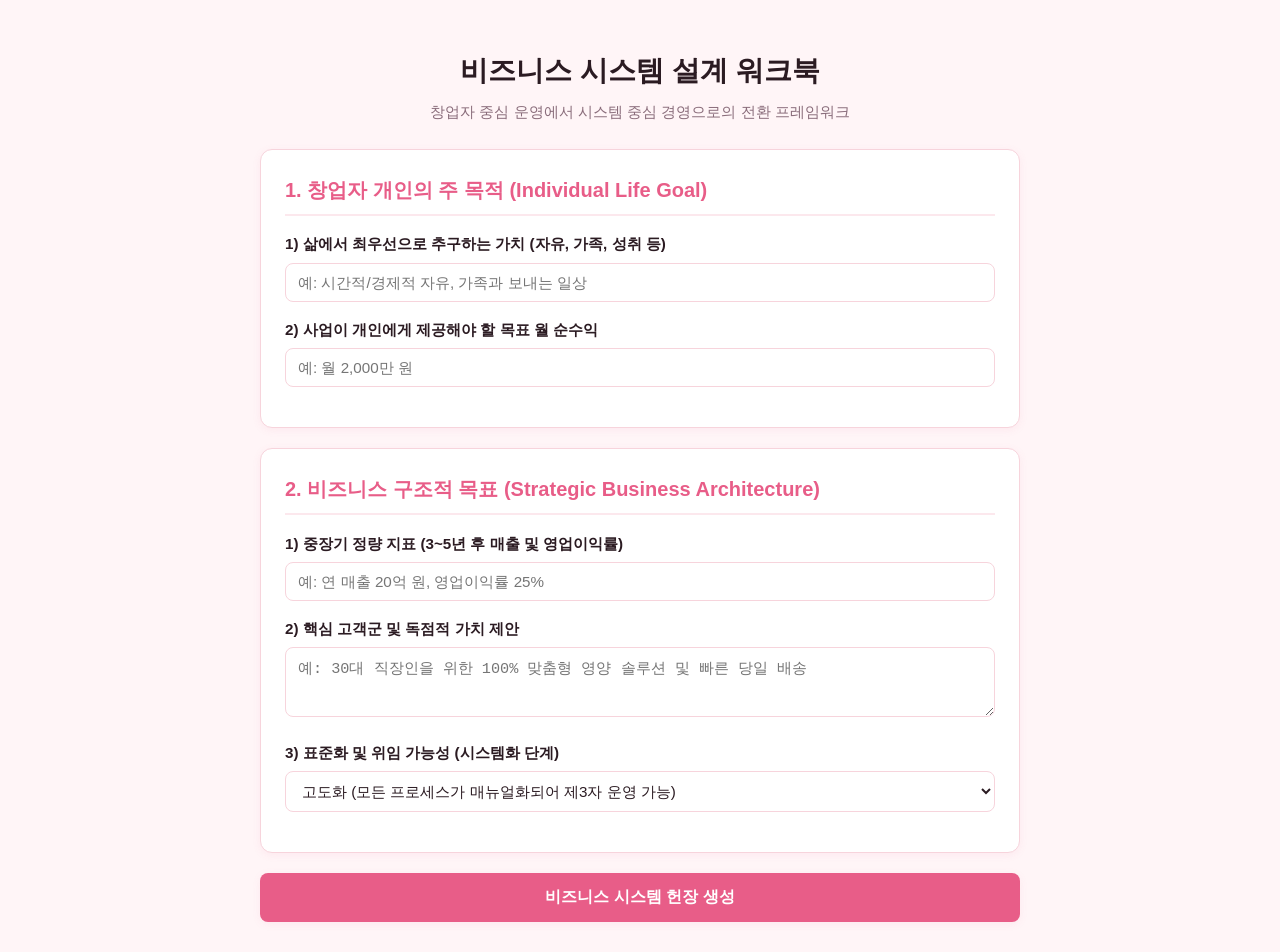
<file: main/templates/main/system_builder.html>
<!DOCTYPE html>
<html lang="ko">
<head>
    <meta charset="UTF-8">
    <meta name="viewport" content="width=device-width, initial-scale=1.0">
    <title>비즈니스 시스템 아키텍처 설계 도구</title>
    <style>
        :root {
            --bg-primary: #fff5f7;        
            --bg-surface: #ffffff;        
            --bg-subtle: #fce8ed;         
            --text-main: #2b1b22;         
            --text-sub: #8a6d7b;          
            --border-color: #f7d4dc;      
            --primary-pink: #e85d88;      
            --accent-rose: #c84168;       
            --soft-pink: #fdf0f3;         
            --shadow-sm: 0 2px 8px rgba(232, 93, 136, 0.08);
            --shadow-md: 0 4px 16px rgba(232, 93, 136, 0.15);
            --radius: 12px;
        }

        body {
            font-family: -apple-system, BlinkMacSystemFont, "Segoe UI", Roboto, "Noto Sans KR", sans-serif;
            background-color: var(--bg-primary);
            color: var(--text-main);
            line-height: 1.6;
            margin: 0;
            padding: 30px 15px;
        }

        .container {
            max-width: 760px;
            margin: 0 auto;
        }

        .header {
            text-align: center;
            margin-bottom: 25px;
        }

        .header h1 {
            color: var(--text-main);
            margin-bottom: 6px;
            font-size: 1.75rem;
        }

        .header p {
            color: var(--text-sub);
            margin: 0;
            font-size: 0.95rem;
        }

        .card {
            background: var(--bg-surface);
            border-radius: var(--radius);
            padding: 24px;
            margin-bottom: 20px;
            border: 1px solid var(--border-color);
            box-shadow: var(--shadow-sm);
        }

        .card h2 {
            margin-top: 0;
            color: var(--primary-pink);
            font-size: 1.25rem;
            border-bottom: 2px solid var(--bg-subtle);
            padding-bottom: 8px;
        }

        .form-group {
            margin-bottom: 16px;
        }

        label {
            display: block;
            font-weight: 600;
            margin-bottom: 6px;
            font-size: 0.95rem;
            color: var(--text-main);
        }

        input[type="text"], textarea, select {
            width: 100%;
            padding: 10px 12px;
            border: 1px solid var(--border-color);
            border-radius: 8px;
            box-sizing: border-box;
            font-size: 0.95rem;
            background-color: var(--bg-surface);
            color: var(--text-main);
            outline: none;
            transition: border-color 0.2s;
        }

        input[type="text"]:focus, textarea:focus, select:focus {
            border-color: var(--primary-pink);
        }

        textarea {
            resize: vertical;
            height: 70px;
        }

        button.btn-submit {
            width: 100%;
            background-color: var(--primary-pink);
            color: white;
            border: none;
            padding: 14px;
            border-radius: 8px;
            font-size: 1rem;
            font-weight: 600;
            cursor: pointer;
            transition: background-color 0.2s ease;
            box-shadow: var(--shadow-sm);
        }

        button.btn-submit:hover {
            background-color: var(--accent-rose);
        }

        #resultArea {
            display: none;
            background: var(--soft-pink);
            border: 1px solid var(--border-color);
        }

        .result-title {
            color: var(--accent-rose);
            font-weight: bold;
            font-size: 1.1rem;
            margin-bottom: 10px;
        }
    </style>
</head>
<body>

<div class="container">
    <div class="header">
        <h1>비즈니스 시스템 설계 워크북</h1>
        <p>창업자 중심 운영에서 시스템 중심 경영으로의 전환 프레임워크</p>
    </div>

    <!-- 1. 개인적 삶의 목적 -->
    <div class="card">
        <h2>1. 창업자 개인의 주 목적 (Individual Life Goal)</h2>
        <div class="form-group">
            <label for="val1">1) 삶에서 최우선으로 추구하는 가치 (자유, 가족, 성취 등)</label>
            <input type="text" id="val1" placeholder="예: 시간적/경제적 자유, 가족과 보내는 일상">
        </div>
        <div class="form-group">
            <label for="val2">2) 사업이 개인에게 제공해야 할 목표 월 순수익</label>
            <input type="text" id="val2" placeholder="예: 월 2,000만 원">
        </div>
    </div>

    <!-- 2. 사업의 구조적 목표 -->
    <div class="card">
        <h2>2. 비즈니스 구조적 목표 (Strategic Business Architecture)</h2>
        <div class="form-group">
            <label for="val3">1) 중장기 정량 지표 (3~5년 후 매출 및 영업이익률)</label>
            <input type="text" id="val3" placeholder="예: 연 매출 20억 원, 영업이익률 25%">
        </div>
        <div class="form-group">
            <label for="val4">2) 핵심 고객군 및 독점적 가치 제안</label>
            <textarea id="val4" placeholder="예: 30대 직장인을 위한 100% 맞춤형 영양 솔루션 및 빠른 당일 배송"></textarea>
        </div>
        <div class="form-group">
            <label for="val5">3) 표준화 및 위임 가능성 (시스템화 단계)</label>
            <select id="val5">
                <option value="고도화 시스템">고도화 (모든 프로세스가 매뉴얼화되어 제3자 운영 가능)</option>
                <option value="부분 시스템">부분 시스템 (핵심 결정 외 표준 작업 절차 위임)</option>
                <option value="초기 단계">초기 (창업자 개인 역량 의존도 높음 - 개선 필요)</option>
            </select>
        </div>
    </div>

    <button class="btn-submit" onclick="buildCharter()">비즈니스 시스템 헌장 생성</button>

    <!-- 결과 영역 -->
    <div class="card" id="resultArea">
        <div class="result-title">📜 비즈니스 시스템 아키텍처 선언서</div>
        <p id="resLife"></p>
        <hr style="border: 0; border-top: 1px solid var(--border-color); margin: 12px 0;">
        <p id="resBusiness"></p>
    </div>
</div>

<script>
    function buildCharter() {
        const v1 = document.getElementById('val1').value || '미입력';
        const v2 = document.getElementById('val2').value || '미입력';
        const v3 = document.getElementById('val3').value || '미입력';
        const v4 = document.getElementById('val4').value || '미입력';
        const v5 = document.getElementById('val5').value;

        document.getElementById('resLife').innerHTML = 
            '<strong>[개인 라이프 목표]:</strong> 본 사업은 창업자 개인의 "' + v1 + '" 가치를 지원하는 도구로 기능하며, 매월 "' + v2 + '"의 보상을 안정적으로 창출한다.';
        
        document.getElementById('resBusiness').innerHTML = 
            '<strong>[비즈니스 아키텍처]:</strong> 본 사업은 "' + v4 + '" 가치를 전달하며, 중장기적으로 "' + v3 + '" 성과를 달성한다. 또한 운영 구조를 "' + v5 + '" 수준으로 구축하여 지속 가능한 자립형 시스템을 완성한다.';

        document.getElementById('resultArea').style.display = 'block';
        document.getElementById('resultArea').scrollIntoView({ behavior: 'smooth' });
    }
</script>

</body>
</html>
</file>
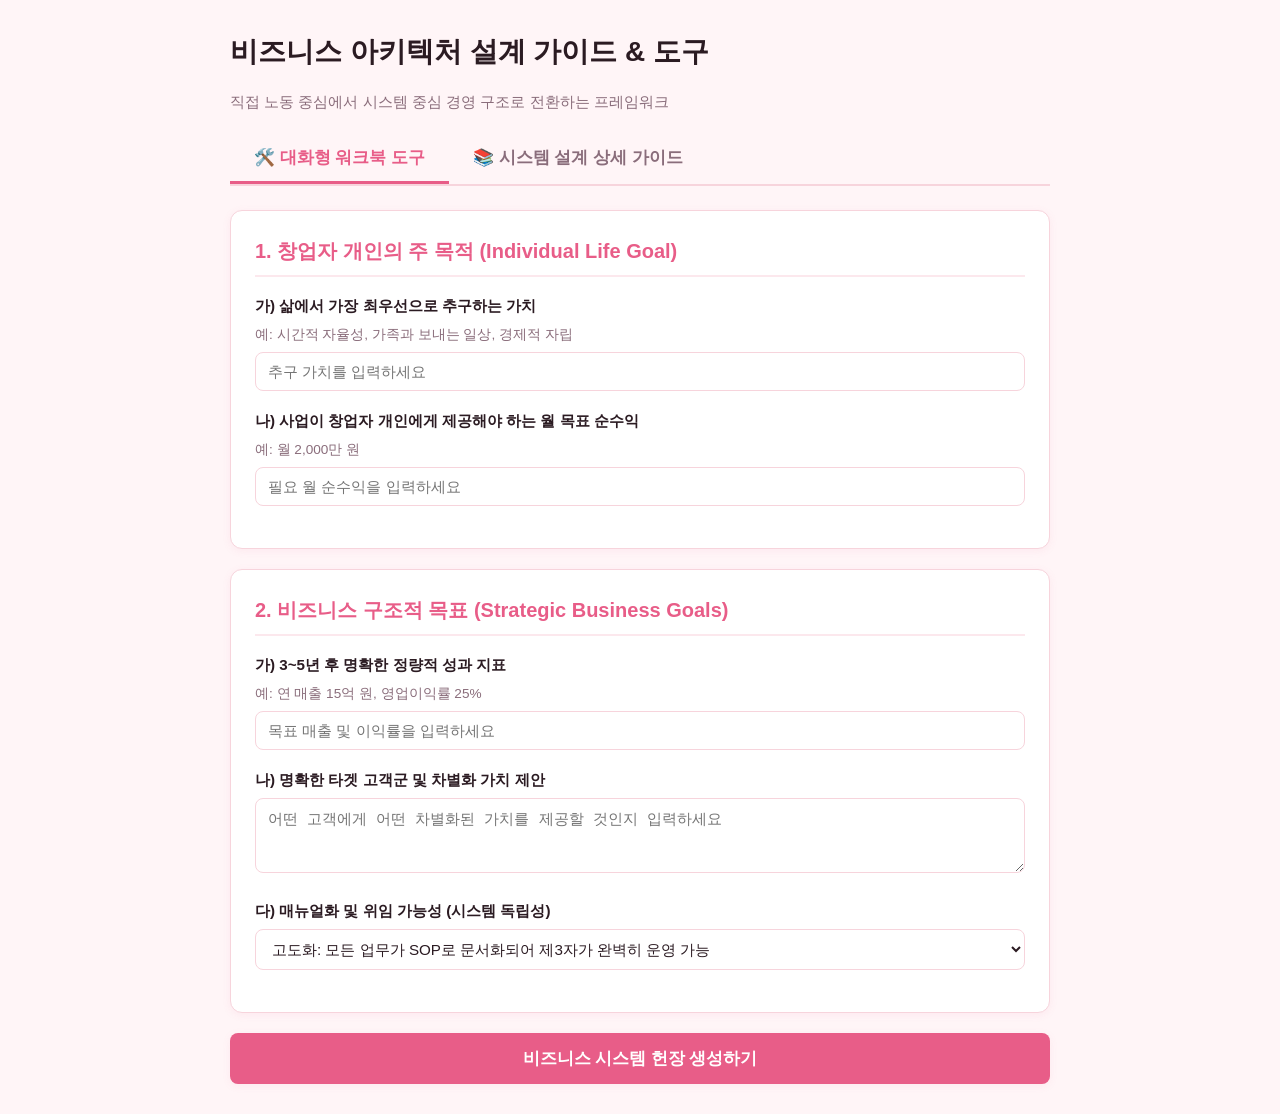
<file: main/templates/main/system_guide.html>
<!DOCTYPE html>
<html lang="ko">
<head>
    <meta charset="UTF-8">
    <meta name="viewport" content="width=device-width, initial-scale=1.0">
    <title>비즈니스 시스템 아키텍처 설계 도구 & 가이드</title>
    <style>
        :root {
            --bg-primary: #fff5f7;        
            --bg-surface: #ffffff;        
            --bg-subtle: #fce8ed;         
            --text-main: #2b1b22;         
            --text-sub: #8a6d7b;          
            --border-color: #f7d4dc;      
            --primary-pink: #e85d88;      
            --accent-rose: #c84168;       
            --soft-pink: #fdf0f3;         
            --shadow-sm: 0 2px 8px rgba(232, 93, 136, 0.08);
            --shadow-md: 0 4px 16px rgba(232, 93, 136, 0.15);
            --radius: 12px;
        }

        body {
            font-family: -apple-system, BlinkMacSystemFont, "Segoe UI", Roboto, "Noto Sans KR", sans-serif;
            background-color: var(--bg-primary);
            color: var(--text-main);
            line-height: 1.6;
            margin: 0;
            padding: 30px 15px;
        }

        .container {
            max-width: 820px;
            margin: 0 auto;
        }

        /* 탭 메뉴 스타일 */
        .tab-menu {
            display: flex;
            border-bottom: 2px solid var(--border-color);
            margin-bottom: 24px;
        }

        .tab-btn {
            padding: 12px 24px;
            font-size: 1.05rem;
            font-weight: 600;
            color: var(--text-sub);
            background: none;
            border: none;
            border-bottom: 3px solid transparent;
            cursor: pointer;
            transition: all 0.2s ease;
        }

        .tab-btn.active {
            color: var(--primary-pink);
            border-bottom-color: var(--primary-pink);
        }

        .tab-content {
            display: none;
        }

        .tab-content.active {
            display: block;
        }

        /* 카드 UI 스타일 */
        .card {
            background: var(--bg-surface);
            border-radius: var(--radius);
            padding: 24px;
            margin-bottom: 20px;
            border: 1px solid var(--border-color);
            box-shadow: var(--shadow-sm);
        }

        h1 {
            color: var(--text-main);
            font-size: 1.75rem;
            margin-top: 0;
            margin-bottom: 8px;
        }

        h2 {
            color: var(--primary-pink);
            font-size: 1.25rem;
            margin-top: 0;
            border-bottom: 2px solid var(--bg-subtle);
            padding-bottom: 8px;
        }

        h3 {
            color: var(--accent-rose);
            font-size: 1.05rem;
            margin-top: 16px;
        }

        p.description {
            color: var(--text-sub);
            font-size: 0.95rem;
            margin-bottom: 20px;
        }

        /* 폼 요소 스타일 */
        .form-group {
            margin-bottom: 18px;
        }

        label {
            display: block;
            font-weight: 600;
            margin-bottom: 6px;
            font-size: 0.95rem;
            color: var(--text-main);
        }

        .hint {
            font-size: 0.85rem;
            color: var(--text-sub);
            margin-bottom: 6px;
        }

        input[type="text"], textarea, select {
            width: 100%;
            padding: 10px 12px;
            border: 1px solid var(--border-color);
            border-radius: 8px;
            box-sizing: border-box;
            font-size: 0.95rem;
            background-color: var(--bg-surface);
            color: var(--text-main);
            outline: none;
            transition: border-color 0.2s;
        }

        input[type="text"]:focus, textarea:focus, select:focus {
            border-color: var(--primary-pink);
        }

        textarea {
            resize: vertical;
            height: 75px;
        }

        .submit-btn {
            width: 100%;
            background-color: var(--primary-pink);
            color: #fff;
            border: none;
            padding: 14px;
            border-radius: 8px;
            font-size: 1.05rem;
            font-weight: 600;
            cursor: pointer;
            transition: background-color 0.2s ease;
            box-shadow: var(--shadow-sm);
        }

        .submit-btn:hover {
            background-color: var(--accent-rose);
        }

        /* 결과 출력 박스 */
        #resultArea {
            display: none;
            background-color: var(--soft-pink);
            border: 1px solid var(--border-color);
            margin-top: 24px;
        }

        .result-header {
            color: var(--accent-rose);
            font-size: 1.2rem;
            font-weight: bold;
            margin-bottom: 12px;
        }

        /* 가이드 & 테이블 */
        table {
            width: 100%;
            border-collapse: collapse;
            margin-top: 12px;
            margin-bottom: 16px;
            font-size: 0.9rem;
        }

        th, td {
            border: 1px solid var(--border-color);
            padding: 10px 12px;
            text-align: left;
        }

        th {
            background-color: var(--bg-subtle);
            color: var(--text-main);
            font-weight: 600;
        }

        .guide-box {
            background-color: var(--soft-pink);
            border-left: 4px solid var(--primary-pink);
            padding: 12px 16px;
            margin-bottom: 16px;
            font-size: 0.95rem;
            border-radius: 0 8px 8px 0;
        }

        ul {
            margin: 6px 0;
            padding-left: 20px;
        }

        li {
            margin-bottom: 6px;
        }
    </style>
</head>
<body>

<div class="container">
    <div class="header">
        <h1>비즈니스 아키텍처 설계 가이드 & 도구</h1>
        <p class="description">직접 노동 중심에서 시스템 중심 경영 구조로 전환하는 프레임워크</p>
    </div>

    <!-- 탭 메뉴 -->
    <div class="tab-menu">
        <button class="tab-btn active" onclick="switchTab('toolTab', this)">🛠️ 대화형 워크북 도구</button>
        <button class="tab-btn" onclick="switchTab('guideTab', this)">📚 시스템 설계 상세 가이드</button>
    </div>

    <!-- 탭 1: 인터랙티브 워크북 도구 -->
    <div id="toolTab" class="tab-content active">
        <!-- 1. 창업자 개인 목적 -->
        <div class="card">
            <h2>1. 창업자 개인의 주 목적 (Individual Life Goal)</h2>
            <div class="form-group">
                <label for="val1">가) 삶에서 가장 최우선으로 추구하는 가치</label>
                <div class="hint">예: 시간적 자율성, 가족과 보내는 일상, 경제적 자립</div>
                <input type="text" id="val1" placeholder="추구 가치를 입력하세요">
            </div>
            <div class="form-group">
                <label for="val2">나) 사업이 창업자 개인에게 제공해야 하는 월 목표 순수익</label>
                <div class="hint">예: 월 2,000만 원</div>
                <input type="text" id="val2" placeholder="필요 월 순수익을 입력하세요">
            </div>
        </div>

        <!-- 2. 사업의 아키텍처 목표 -->
        <div class="card">
            <h2>2. 비즈니스 구조적 목표 (Strategic Business Goals)</h2>
            <div class="form-group">
                <label for="val3">가) 3~5년 후 명확한 정량적 성과 지표</label>
                <div class="hint">예: 연 매출 15억 원, 영업이익률 25%</div>
                <input type="text" id="val3" placeholder="목표 매출 및 이익률을 입력하세요">
            </div>
            <div class="form-group">
                <label for="val4">나) 명확한 타겟 고객군 및 차별화 가치 제안</label>
                <textarea id="val4" placeholder="어떤 고객에게 어떤 차별화된 가치를 제공할 것인지 입력하세요"></textarea>
            </div>
            <div class="form-group">
                <label for="val5">다) 매뉴얼화 및 위임 가능성 (시스템 독립성)</label>
                <select id="val5">
                    <option value="고도화 (독립형 시스템)">고도화: 모든 업무가 SOP로 문서화되어 제3자가 완벽히 운영 가능</option>
                    <option value="부분 위임 (혼합형)">부분 위임: 주요 결정 외 일반적 운영 및 생산 업무는 위임 가능</option>
                    <option value="초기 단계 (개인 역량 의존)">초기 단계: 창업자 개인의 기술과 판단에 높게 의존함 (개선 필요)</option>
                </select>
            </div>
        </div>

        <button class="submit-btn" onclick="generateCharter()">비즈니스 시스템 헌장 생성하기</button>

        <!-- 결과 영역 -->
        <div class="card" id="resultArea">
            <div class="result-header">📜 비즈니스 시스템 아키텍처 선언서</div>
            <div id="resOutputLife"></div>
            <hr style="border: 0; border-top: 1px solid var(--border-color); margin: 14px 0;">
            <div id="resOutputBiz"></div>
        </div>
    </div>

    <!-- 탭 2: 상세 시스템 설계 가이드 -->
    <div id="guideTab" class="tab-content">
        <div class="card">
            <h2>1. 시스템 구축 3대 핵심 철학</h2>
            <div class="guide-box">
                <strong>개인과 사업의 수단성 명확화</strong>
                <p style="margin: 4px 0 0 0;">사업은 창업자 개인의 삶과 목적을 지원하는 도구입니다. 사업의 성장이 개인의 삶을 침해하지 않도록 독립된 시스템으로 설계해야 합니다.</p>
            </div>
            <ul>
                <li><strong>비전 설계자 (Visionary):</strong> 미래 방향성 수립, 기회 탐색, 전략적 의사결정에 시간 배분 (목표 비중 30%)</li>
                <li><strong>시스템 관리자 (Manager):</strong> 업무 프로세스 표준화, 질서 수립, SOP 매뉴얼 작성 (목표 비중 50%)</li>
                <li><strong>실무 수행자 (Practitioner):</strong> 직접 제품/서비스를 생산 및 제공하는 현장 작업 (목표 비중 20% 이하로 축소)</li>
            </ul>
        </div>

        <div class="card">
            <h2>2. 리더십 비중 및 역할 정의표</h2>
            <table>
                <thead>
                    <tr>
                        <th>역할 구분</th>
                        <th>핵심 책임 및 기능</th>
                        <th>권장 시스템 비중</th>
                    </tr>
                </thead>
                <tbody>
                    <tr>
                        <td><strong>비전 설계자</strong></td>
                        <td>신규 시장 분석, 사업 모델 혁신, 핵심 파트너십 구축</td>
                        <td>30 %</td>
                    </tr>
                    <tr>
                        <td><strong>시스템 관리자</strong></td>
                        <td>업무 표준화(SOP) 작성, 품질 관리 체계 수립, 위임 가이드 마련</td>
                        <td>50 %</td>
                    </tr>
                    <tr>
                        <td><strong>실무 수행자</strong></td>
                        <td>고객 상담, 직접 제작/시공, 단순 행정 업무 실행</td>
                        <td>20 % (지속 축소 Target)</td>
                    </tr>
                </tbody>
            </table>
        </div>

        <div class="card">
            <h2>3. 시스템화 3단계 실행 가이드</h2>
            <h3>1단계: 개인 삶의 목표 정의 (Life Goal)</h3>
            <p>사업이 나에게 제공할 수입의 명확한 기준과 투입할 수 있는 주간 최대 노동 시간을 명확히 제한하세요.</p>

            <h3>2단계: 사업 아키텍처 설계 (Strategic Goals)</h3>
            <p>특정 개인이 없더라도 프로세스와 메뉴얼에 따라 동일한 결과물이 산출될 수 있도록 표준화 가능성에 초점을 두세요.</p>

            <h3>3단계: 업무 매뉴얼(SOP) 및 위임 체계화</h3>
            <p>창업자가 직접 처리하는 업무 중 가장 먼저 외주화/자동화/위임할 수 있는 작업 목록부터 순차적으로 문서화하세요.</p>
        </div>
    </div>
</div>

<script>
    function switchTab(tabId, btnElement) {
        var contents = document.getElementsByClassName('tab-content');
        for (var i = 0; i < contents.length; i++) {
            contents[i].classList.remove('active');
        }
        var buttons = document.getElementsByClassName('tab-btn');
        for (var j = 0; j < buttons.length; j++) {
            buttons[j].classList.remove('active');
        }
        document.getElementById(tabId).classList.add('active');
        btnElement.classList.add('active');
    }

    function generateCharter() {
        var v1 = document.getElementById('val1').value || '미입력';
        var v2 = document.getElementById('val2').value || '미입력';
        var v3 = document.getElementById('val3').value || '미입력';
        var v4 = document.getElementById('val4').value || '미입력';
        var v5 = document.getElementById('val5').value;

        document.getElementById('resOutputLife').innerHTML = 
            '<strong>[개인적 삶의 목적]:</strong> 본 사업은 창업자의 "' + v1 + '" 가치를 최우선으로 지원하며, 이를 위해 사업으로부터 매월 "' + v2 + '"의 안정적 순수익을 제공받는 것을 목적으로 한다.';

        document.getElementById('resOutputBiz').innerHTML = 
            '<strong>[비즈니스 구조적 목표]:</strong> 본 사업은 "' + v4 + '" 가치를 지속적으로 제공한다. 중장기적으로 "' + v3 + '"의 정량적 성과를 달성하며, 운영 모델을 "' + v5 + '" 수준으로 구축하여 창업자 개인 없이도 작동하는 시스템을 완성한다.';

        var resArea = document.getElementById('resultArea');
        resArea.style.display = 'block';
        resArea.scrollIntoView({ behavior: 'smooth' });
    }
</script>

</body>
</html>
</file>
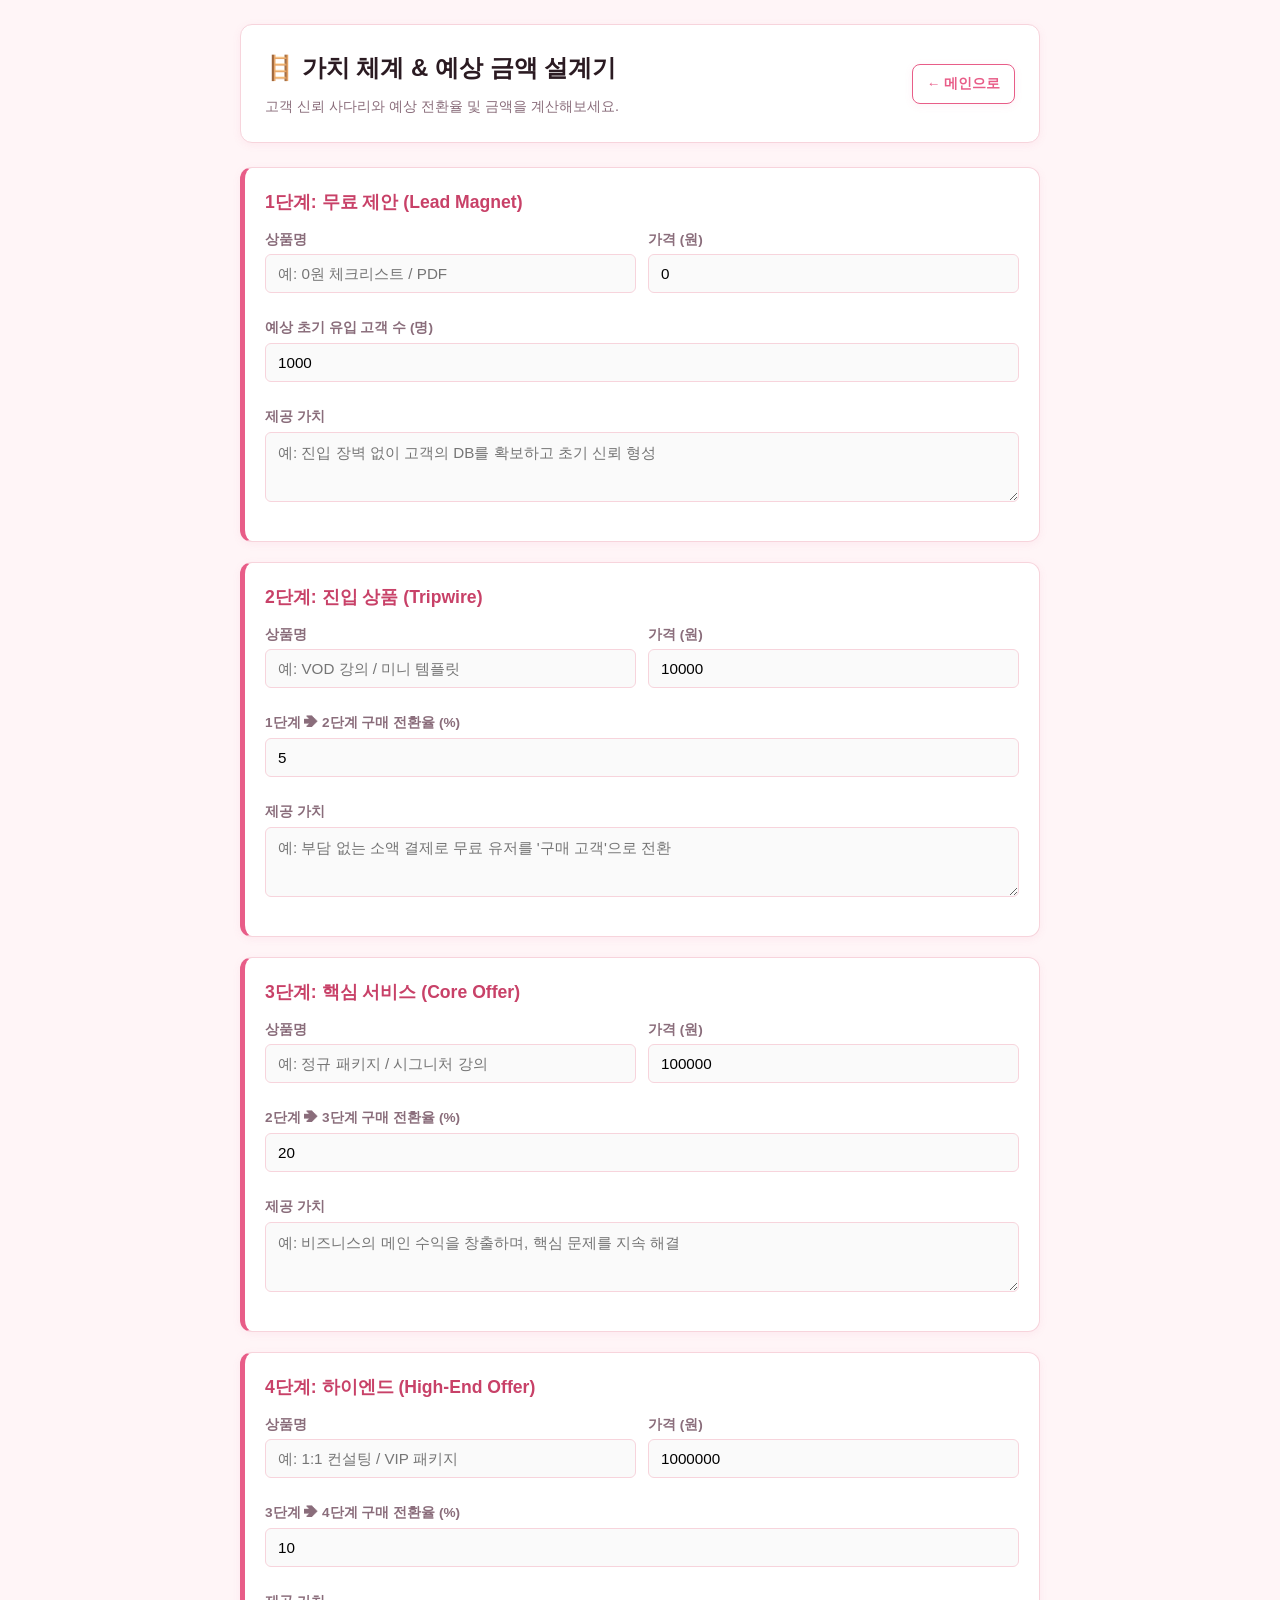
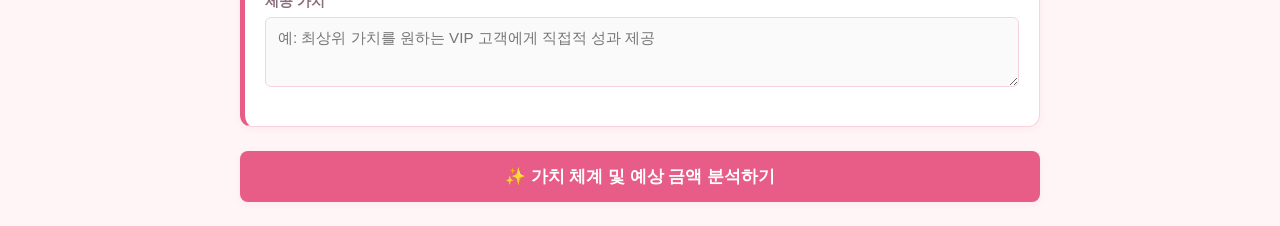
<file: main/templates/main/value_builder.html>
<!DOCTYPE html>
<html lang="ko">
<head>
    <meta charset="UTF-8">
    <meta name="viewport" content="width=device-width, initial-scale=1.0">
    <title>비즈니스 가치 체계 설계기</title>
    <!-- SheetJS 라이브러리 (엑셀 다운로드용) -->
    <script src="https://cdn.sheetjs.com/xlsx-latest/package/dist/xlsx.full.min.js"></script>
    <style>
        :root {
            --bg-primary: #fff5f7;
            --bg-surface: #ffffff;
            --bg-subtle: #fce8ed;
            --text-main: #2b1b22;
            --text-sub: #8a6d7b;
            --border-color: #f7d4dc;
            --primary-pink: #e85d88;
            --accent-rose: #c84168;
            --radius: 12px;
            --shadow-sm: 0 2px 8px rgba(232, 93, 136, 0.08);
            --shadow-md: 0 4px 16px rgba(232, 93, 136, 0.15);
        }

        body {
            font-family: -apple-system, BlinkMacSystemFont, "Segoe UI", Roboto, sans-serif;
            background-color: var(--bg-primary);
            color: var(--text-main);
            max-width: 800px;
            margin: 0 auto;
            padding: 24px 20px;
            line-height: 1.6;
        }

        .header-box {
            background: var(--bg-surface);
            padding: 24px;
            border-radius: var(--radius);
            box-shadow: var(--shadow-sm);
            border: 1px solid var(--border-color);
            margin-bottom: 24px;
            display: flex;
            justify-content: space-between;
            align-items: center;
        }

        .step-stack {
            display: flex;
            flex-direction: column;
            gap: 20px;
            margin-bottom: 24px;
        }

        .step-card {
            background: var(--bg-surface);
            border: 1px solid var(--border-color);
            border-left: 5px solid var(--primary-pink);
            border-radius: var(--radius);
            padding: 20px;
            box-shadow: var(--shadow-sm);
        }

        .step-title {
            font-size: 1.1rem;
            font-weight: bold;
            color: var(--accent-rose);
            margin-bottom: 12px;
        }

        .form-grid {
            display: grid;
            grid-template-columns: 1fr 1fr;
            gap: 12px;
        }

        .form-group {
            margin-bottom: 12px;
        }

        .form-group.full-width {
            grid-column: span 2;
        }

        .form-group label {
            display: block;
            font-size: 0.85rem;
            font-weight: 600;
            color: var(--text-sub);
            margin-bottom: 4px;
        }

        .input-field {
            width: 100%;
            padding: 10px 12px;
            border: 1px solid var(--border-color);
            border-radius: 6px;
            font-size: 0.95rem;
            box-sizing: border-box;
            background: #fafafa;
        }

        textarea.input-field {
            height: 70px;
            resize: vertical;
            font-family: inherit;
        }

        .btn {
            display: inline-block;
            width: 100%;
            padding: 14px;
            background: var(--primary-pink);
            color: #fff;
            font-size: 1.05rem;
            font-weight: bold;
            text-align: center;
            border: none;
            border-radius: 8px;
            cursor: pointer;
            box-shadow: var(--shadow-sm);
            transition: opacity 0.2s;
            text-decoration: none;
            box-sizing: border-box;
        }
        .btn:hover { opacity: 0.9; }

        .btn-sub {
            background: var(--bg-surface);
            color: var(--primary-pink);
            border: 1px solid var(--primary-pink);
        }

        #visual-section {
            display: none;
            margin-top: 32px;
            background: var(--bg-surface);
            padding: 24px;
            border-radius: var(--radius);
            border: 1px solid var(--border-color);
            box-shadow: var(--shadow-md);
        }

        /* LTV 요약 박스 스타일 */
        .summary-dashboard {
            background: var(--bg-subtle);
            border: 1px solid var(--border-color);
            border-radius: var(--radius);
            padding: 18px 20px;
            margin-bottom: 24px;
            display: grid;
            grid-template-columns: 1fr 1fr 1fr;
            gap: 16px;
            text-align: center;
        }

        .summary-item .label {
            font-size: 0.85rem;
            color: var(--text-sub);
            font-weight: 600;
        }

        .summary-item .value {
            font-size: 1.25rem;
            font-weight: bold;
            color: var(--accent-rose);
            margin-top: 4px;
        }

        .visual-ladder {
            display: flex;
            flex-direction: column;
            gap: 16px;
            margin-top: 20px;
        }

        .visual-step-node {
            background: var(--bg-primary);
            border: 2px solid var(--primary-pink);
            border-radius: var(--radius);
            padding: 16px 20px;
        }

        .node-metrics {
            margin-top: 8px;
            padding-top: 8px;
            border-top: 1px dashed var(--border-color);
            display: flex;
            justify-content: space-between;
            font-size: 0.88rem;
            color: var(--accent-rose);
            font-weight: 600;
        }

        .visual-arrow {
            text-align: center;
            font-size: 0.9rem;
            color: var(--primary-pink);
            font-weight: bold;
            margin: -4px 0;
        }

        .export-btn-group {
            display: grid;
            grid-template-columns: 1fr 1fr;
            gap: 10px;
            margin-top: 20px;
        }
    </style>
</head>
<body>

    <div class="header-box">
        <div>
            <h1 style="margin:0 0 8px 0; font-size: 1.5rem;">🪜 가치 체계 & 예상 금액 설계기</h1>
            <p style="margin:0; color: var(--text-sub); font-size: 0.9rem;">고객 신뢰 사다리와 예상 전환율 및 금액을 계산해보세요.</p>
        </div>
        <a href="javascript:history.back()" class="btn btn-sub" style="width: auto; padding: 8px 14px; font-size: 0.85rem;">← 메인으로</a>
    </div>

    <!-- 입력 폼 -->
    <form id="valueForm">
        <div class="step-stack">
            
            <!-- 1단계 -->
            <div class="step-card">
                <div class="step-title">1단계: 무료 제안 (Lead Magnet)</div>
                <div class="form-grid">
                    <div class="form-group">
                        <label>상품명</label>
                        <input type="text" id="s1_name" class="input-field" placeholder="예: 0원 체크리스트 / PDF">
                    </div>
                    <div class="form-group">
                        <label>가격 (원)</label>
                        <input type="number" id="s1_price" class="input-field" value="0" placeholder="0">
                    </div>
                    <div class="form-group full-width">
                        <label>예상 초기 유입 고객 수 (명)</label>
                        <input type="number" id="s1_leads" class="input-field" placeholder="예: 1000" value="1000">
                    </div>
                    <div class="form-group full-width">
                        <label>제공 가치</label>
                        <textarea id="s1_value" class="input-field" placeholder="예: 진입 장벽 없이 고객의 DB를 확보하고 초기 신뢰 형성"></textarea>
                    </div>
                </div>
            </div>

            <!-- 2단계 -->
            <div class="step-card">
                <div class="step-title">2단계: 진입 상품 (Tripwire)</div>
                <div class="form-grid">
                    <div class="form-group">
                        <label>상품명</label>
                        <input type="text" id="s2_name" class="input-field" placeholder="예: VOD 강의 / 미니 템플릿">
                    </div>
                    <div class="form-group">
                        <label>가격 (원)</label>
                        <input type="number" id="s2_price" class="input-field" placeholder="예: 10000" value="10000">
                    </div>
                    <div class="form-group full-width">
                        <label>1단계 ➔ 2단계 구매 전환율 (%)</label>
                        <input type="number" id="s2_conv" class="input-field" placeholder="예: 5" value="5" step="0.1">
                    </div>
                    <div class="form-group full-width">
                        <label>제공 가치</label>
                        <textarea id="s2_value" class="input-field" placeholder="예: 부담 없는 소액 결제로 무료 유저를 '구매 고객'으로 전환"></textarea>
                    </div>
                </div>
            </div>

            <!-- 3단계 -->
            <div class="step-card">
                <div class="step-title">3단계: 핵심 서비스 (Core Offer)</div>
                <div class="form-grid">
                    <div class="form-group">
                        <label>상품명</label>
                        <input type="text" id="s3_name" class="input-field" placeholder="예: 정규 패키지 / 시그니처 강의">
                    </div>
                    <div class="form-group">
                        <label>가격 (원)</label>
                        <input type="number" id="s3_price" class="input-field" placeholder="예: 100000" value="100000">
                    </div>
                    <div class="form-group full-width">
                        <label>2단계 ➔ 3단계 구매 전환율 (%)</label>
                        <input type="number" id="s3_conv" class="input-field" placeholder="예: 20" value="20" step="0.1">
                    </div>
                    <div class="form-group full-width">
                        <label>제공 가치</label>
                        <textarea id="s3_value" class="input-field" placeholder="예: 비즈니스의 메인 수익을 창출하며, 핵심 문제를 지속 해결"></textarea>
                    </div>
                </div>
            </div>

            <!-- 4단계 -->
            <div class="step-card">
                <div class="step-title">4단계: 하이엔드 (High-End Offer)</div>
                <div class="form-grid">
                    <div class="form-group">
                        <label>상품명</label>
                        <input type="text" id="s4_name" class="input-field" placeholder="예: 1:1 컨설팅 / VIP 패키지">
                    </div>
                    <div class="form-group">
                        <label>가격 (원)</label>
                        <input type="number" id="s4_price" class="input-field" placeholder="예: 1000000" value="1000000">
                    </div>
                    <div class="form-group full-width">
                        <label>3단계 ➔ 4단계 구매 전환율 (%)</label>
                        <input type="number" id="s4_conv" class="input-field" placeholder="예: 10" value="10" step="0.1">
                    </div>
                    <div class="form-group full-width">
                        <label>제공 가치</label>
                        <textarea id="s4_value" class="input-field" placeholder="예: 최상위 가치를 원하는 VIP 고객에게 직접적 성과 제공"></textarea>
                    </div>
                </div>
            </div>

        </div>

        <button type="button" class="btn" onclick="renderVisualization()">✨ 가치 체계 및 예상 금액 분석하기</button>
    </form>

    <!-- 시각화 결과 영역 -->
    <div id="visual-section">
        <h2 style="margin-top:0;">📊 비즈니스 가치 체계 & 예상 금액 리포트</h2>
        
        <!-- LTV & 매출 요약 대시보드 -->
        <div class="summary-dashboard">
            <div class="summary-item">
                <div class="label">총 예상 리드 수</div>
                <div class="value" id="res-total-leads">0명</div>
            </div>
            <div class="summary-item">
                <div class="label">총 예상 매출</div>
                <div class="value" id="res-total-revenue">0원</div>
            </div>
            <div class="summary-item">
                <div class="label">평균 금액</div>
                <div class="value" id="res-ltv">0원</div>
            </div>
        </div>

        <div id="ladder-container" class="visual-ladder"></div>

        <div class="export-btn-group">
            <button class="btn btn-sub" onclick="downloadExcel()">📊 엑셀(.xlsx) 다운로드</button>
            <button class="btn btn-sub" onclick="copyForGoogleSheets()">📋 구글 시트용 복사</button>
        </div>
    </div>

    <script>
    function parseNum(id) {
        return parseFloat(document.getElementById(id).value) || 0;
    }

    function formatKRW(number) {
        return new Intl.NumberFormat('ko-KR').format(Math.round(number)) + '원';
    }

    function formatNum(number) {
        return new Intl.NumberFormat('ko-KR').format(Math.round(number)) + '명';
    }

    function calculateFunnel() {
        // 1단계
        const s1_name = document.getElementById('s1_name').value;
        const s1_price = parseNum('s1_price');
        const s1_leads = parseNum('s1_leads');
        const s1_value = document.getElementById('s1_value').value;
        const s1_rev = s1_price * s1_leads;

        // 2단계
        const s2_name = document.getElementById('s2_name').value;
        const s2_price = parseNum('s2_price');
        const s2_conv = parseNum('s2_conv');
        const s2_value = document.getElementById('s2_value').value;
        const s2_users = s1_leads * (s2_conv / 100);
        const s2_rev = s2_price * s2_users;

        // 3단계
        const s3_name = document.getElementById('s3_name').value;
        const s3_price = parseNum('s3_price');
        const s3_conv = parseNum('s3_conv');
        const s3_value = document.getElementById('s3_value').value;
        const s3_users = s2_users * (s3_conv / 100);
        const s3_rev = s3_price * s3_users;

        // 4단계
        const s4_name = document.getElementById('s4_name').value;
        const s4_price = parseNum('s4_price');
        const s4_conv = parseNum('s4_conv');
        const s4_value = document.getElementById('s4_value').value;
        const s4_users = s3_users * (s4_conv / 100);
        const s4_rev = s4_price * s4_users;

        // 총계 및 LTV
        const totalRevenue = s1_rev + s2_rev + s3_rev + s4_rev;
        const ltv = s1_leads > 0 ? totalRevenue / s1_leads : 0;

        return {
            steps: [
                { step: '1단계: 무료 제안', name: s1_name, price: s1_price, value: s1_value, users: s1_leads, rev: s1_rev, conv: null },
                { step: '2단계: 진입 상품', name: s2_name, price: s2_price, value: s2_value, users: s2_users, rev: s2_rev, conv: s2_conv },
                { step: '3단계: 핵심 서비스', name: s3_name, price: s3_price, value: s3_value, users: s3_users, rev: s3_rev, conv: s3_conv },
                { step: '4단계: 하이엔드', name: s4_name, price: s4_price, value: s4_value, users: s4_users, rev: s4_rev, conv: s4_conv }
            ],
            summary: {
                totalLeads: s1_leads,
                totalRevenue: totalRevenue,
                ltv: ltv
            }
        };
    }

    function renderVisualization() {
        const data = calculateFunnel();
        const container = document.getElementById('ladder-container');
        container.innerHTML = '';

        // 상단 요약 대시보드 업데이트
        document.getElementById('res-total-leads').innerText = formatNum(data.summary.totalLeads);
        document.getElementById('res-total-revenue').innerText = formatKRW(data.summary.totalRevenue);
        document.getElementById('res-ltv').innerText = formatKRW(data.summary.ltv);

        // 사다리 노드 렌더링
        data.steps.forEach((item, index) => {
            const node = document.createElement('div');
            node.className = 'visual-step-node';
            node.innerHTML = `
                <div style="font-weight:bold; color:var(--accent-rose); font-size:0.9rem;">${item.step}</div>
                <div style="font-size:1.1rem; font-weight:bold; margin:4px 0;">${item.name || '(미입력)'} <span style="font-size:0.9rem; color:var(--primary-pink);">[${formatKRW(item.price)}]</span></div>
                <div style="color:var(--text-sub); font-size:0.95rem; margin-bottom: 8px;">${item.value || '(제공 가치 미입력)'}</div>
                <div class="node-metrics">
                    <span>👥 예상 고객 수: <strong>${formatNum(item.users)}</strong></span>
                    <span>💰 예상 매출: <strong>${formatKRW(item.rev)}</strong></span>
                </div>
            `;
            container.appendChild(node);

            if (index < data.steps.length - 1) {
                const nextConv = data.steps[index + 1].conv;
                const arrow = document.createElement('div');
                arrow.className = 'visual-arrow';
                arrow.innerText = `⬇️ (전환율 ${nextConv}%)`;
                container.appendChild(arrow);
            }
        });

        document.getElementById('visual-section').style.display = 'block';
        document.getElementById('visual-section').scrollIntoView({ behavior: 'smooth' });
    }

    function getFormData() {
        const data = calculateFunnel();
        const rows = [
            ["단계", "상품명", "가격", "구매 고객 수", "단계별 예상 매출", "제공 가치"],
            ...data.steps.map(s => [s.step, s.name, s.price, Math.round(s.users), Math.round(s.rev), s.value]),
            [],
            ["총 유입 고객 수", Math.round(data.summary.totalLeads)],
            ["총 예상 매출", Math.round(data.summary.totalRevenue)],
            ["고객 1인당 금액", Math.round(data.summary.ltv)]
        ];
        return rows;
    }

    function downloadExcel() {
        const data = getFormData();
        const ws = XLSX.utils.aoa_to_sheet(data);
        const wb = XLSX.utils.book_new();
        XLSX.utils.book_append_sheet(wb, ws, "가치체계_예상금액_설계");
        XLSX.writeFile(wb, "비즈니스_가치체계_및_예상금액_분석.xlsx");
    }

    function copyForGoogleSheets() {
        const data = getFormData();
        const tsvContent = data.map(row => row.join("\t")).join("\n");
        
        navigator.clipboard.writeText(tsvContent).then(() => {
            alert("구글 시트에 바로 붙여넣기(Ctrl+V)할 수 있도록 클립보드에 복사되었습니다!");
        }).catch(err => {
            alert("복사 실패: " + err);
        });
    }
    </script>
</body>
</html>
</file>
